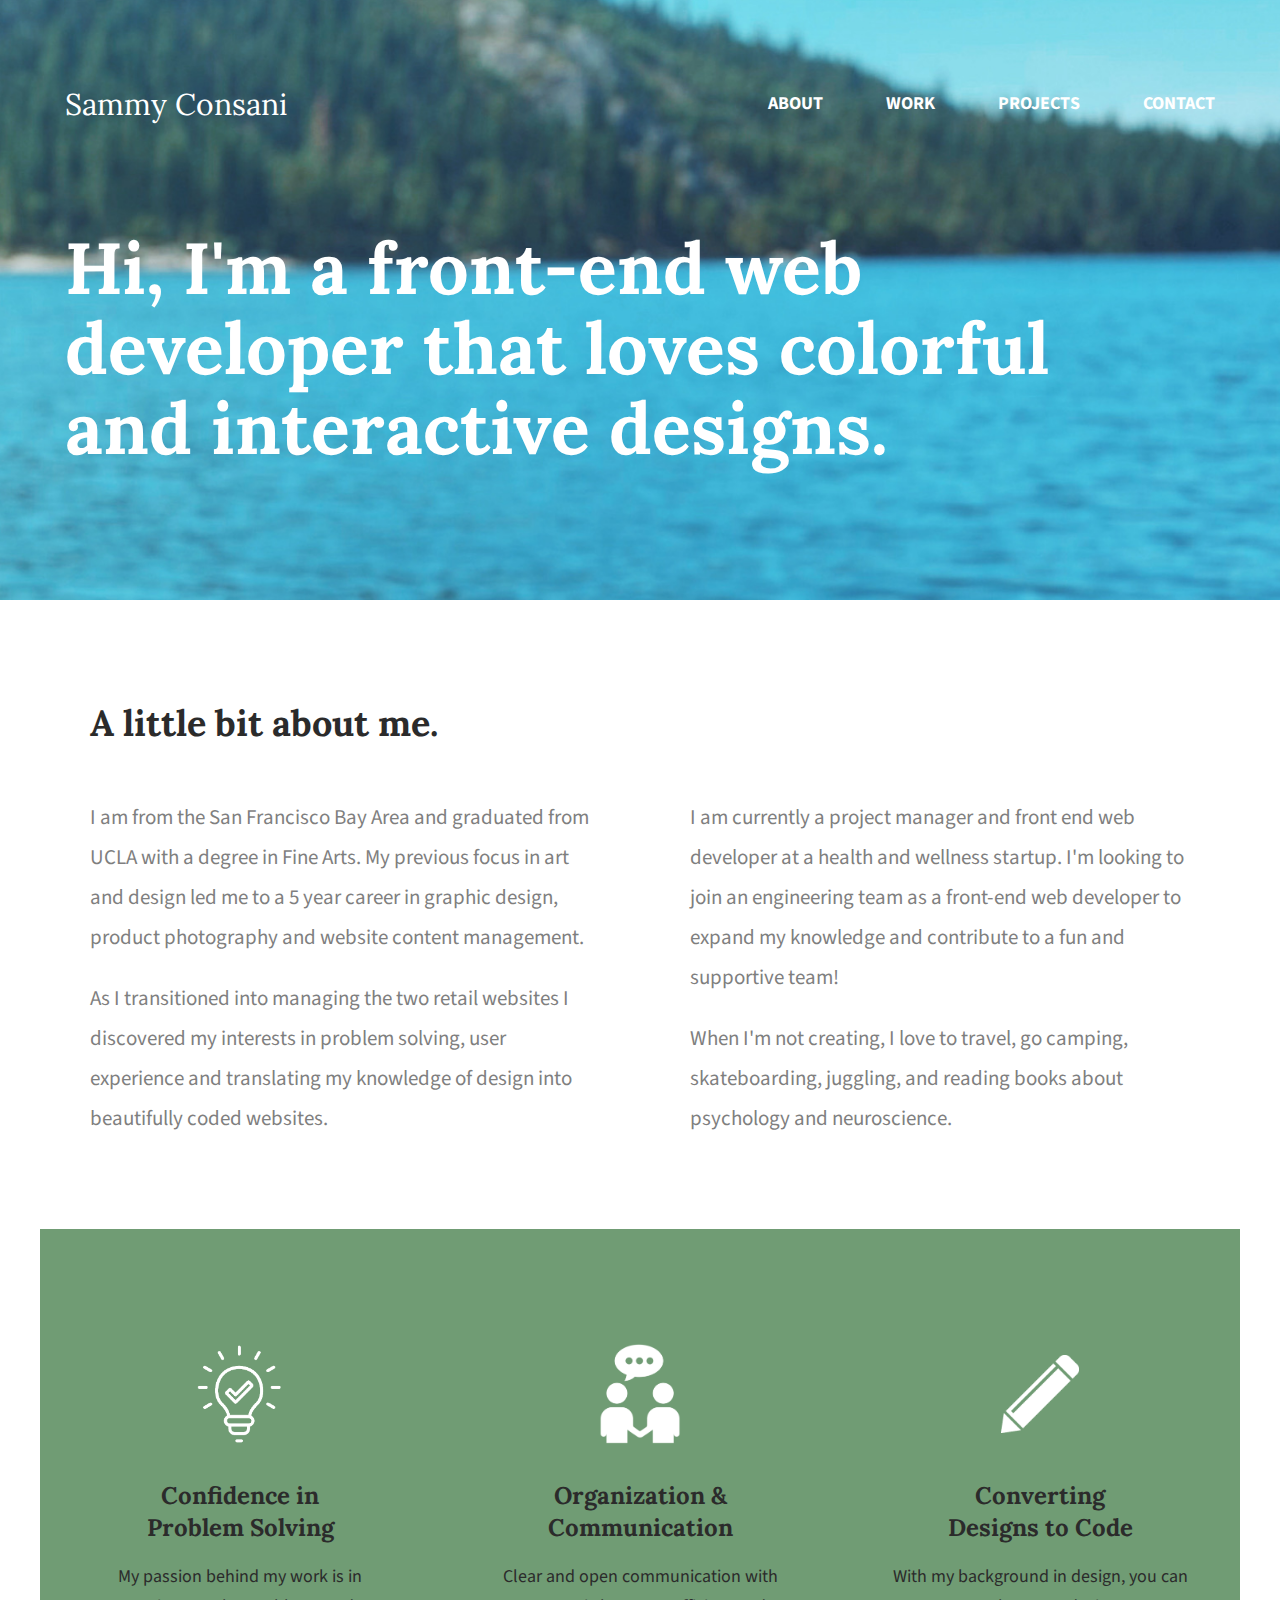
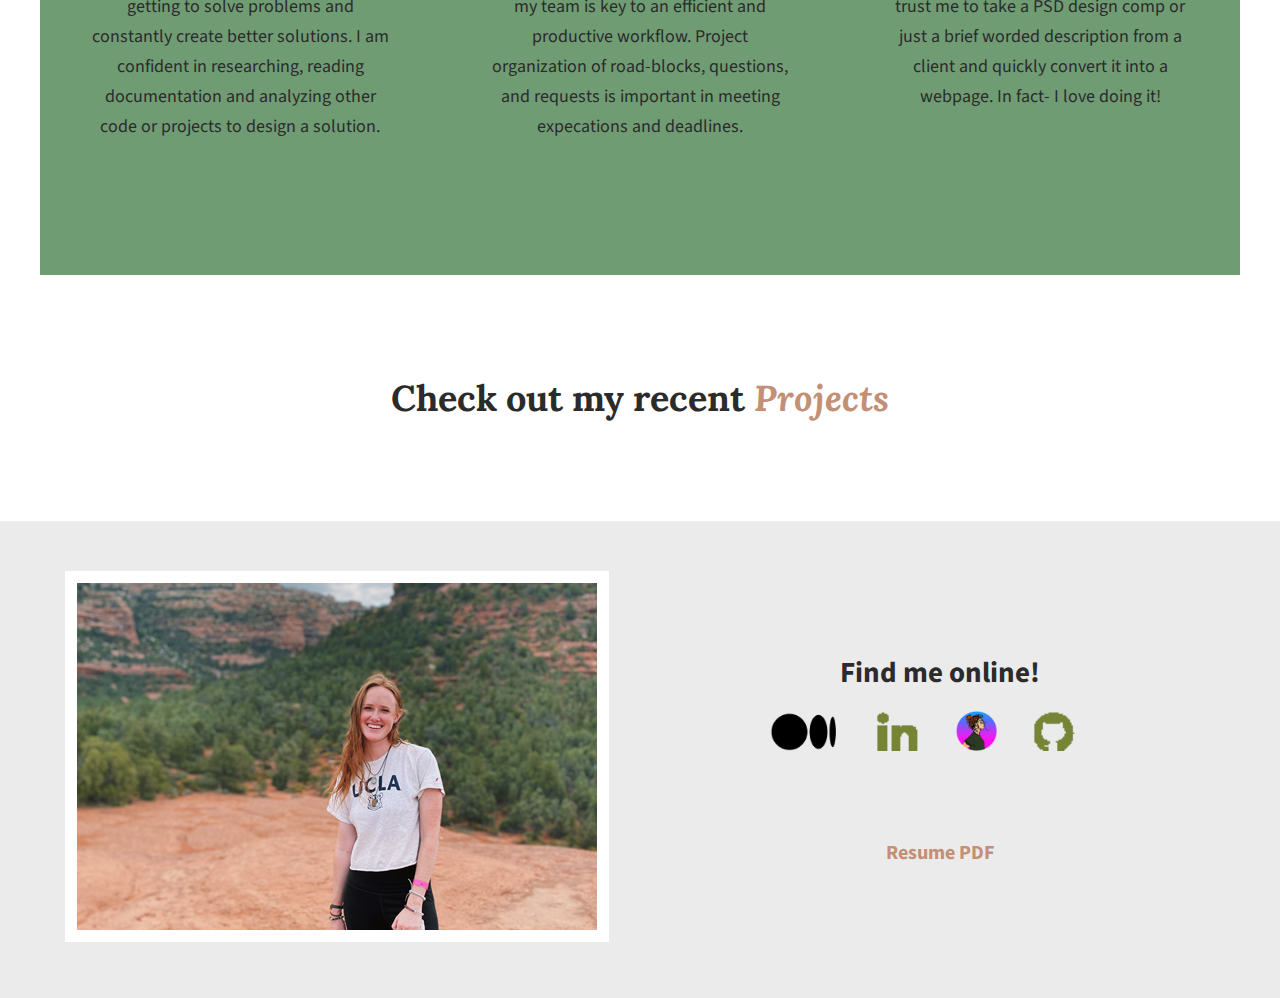
<file: index.html>
<!doctype html>
<html lang="en">

<head>
    <meta charset="utf-8">
    <title>Sammy Consani | Portfolio</title>
    <link rel = "stylesheet" href = "css/normalize.css">
    <link rel = "stylesheet" href = "css/main.css">

    <!-- google fonts -->
    <link href='https://fonts.googleapis.com/css?family=Source+Sans+Pro:400,700' rel='stylesheet' type='text/css'>
    <link rel="preconnect" href="https://fonts.gstatic.com"> 
    <link href="https://fonts.googleapis.com/css2?family=Lora:wght@400;700&display=swap" rel="stylesheet">

    <link href="https://fonts.googleapis.com/css?family=Lora:400,700" rel="stylesheet" type="text/css">
    <!--  -->
</head>

<body>
    <header>
        <div class="full-width">
            <div class="half-width">
                <h1>Sammy Consani</h1>
            </div>
            <div class="half-width">
                <nav>
                    <ul>
                        <li><a href="#about">About</a></li>
                        <li><a href="#work">Work</a></li>
                        <li><a href="projects.html">Projects</a></li>
                        <li><a href="#contact">Contact</a></li>
                    </ul>
                </nav>
            </div>
            <h2><span class = "hi">Hi,</span> I'm a front-end web developer that loves <span class = "colorful"><span class = "c">c</span><span class = "o">o</span><span class = "l">l</span><span class = "oo">o</span><span class = "r">r</span><span class = "f">f</span><span class = "u">u</span><span class = "l">l</span></span> and interactive designs.</h2>
        </div>
    </header>

    <main>
        <section id="about">
            <div class="full-width">
                <h2>A little bit about me.</h2>
                <div class="half-width">
                    <p>I am from the San Francisco Bay Area and graduated from UCLA with a degree in Fine Arts. My previous focus in art and design led me to a 5 year career in graphic design, product photography and website content management.</p> <p>As I transitioned into managing the two retail websites I discovered my interests in problem solving, user experience and translating my knowledge of design into beautifully coded websites.</p>
                </div>
                <div class="half-width">
                    <p>I am currently a project manager and front end web developer at a health and wellness startup. I'm looking to join an engineering team as a front-end web developer to expand my knowledge and contribute to a fun and supportive team!</p>
                    <p>When I'm not creating, I love to travel, go camping, skateboarding, juggling, and reading books about psychology and neuroscience.</p>
                </div>
            </div>
        </section>

        <section id="work">
            <div class="full-width">
                <div class="third-width">
                    <img src="img/problem-icon.png" alt="HTML icon" />
                    <h3>Confidence in Problem Solving</h3>
                    <p>My passion behind my work is in getting to solve problems and constantly create better solutions. I am confident in researching, reading documentation and analyzing other code or projects to design a solution.</p>
                </div>
                <div class="third-width">
                    <img src="img/communication-icon.png" alt="CSS icon" />
                    <h3>Organization &amp; Communication</h3>
                    <p>Clear and open communication with my team is key to an efficient and productive workflow. Project organization of road-blocks, questions, and requests is important in meeting expecations and deadlines. </p>
                </div>
                <div class="third-width">
                    <img src="img/pencil-icon.png" alt="Pencil icon" />
                    <h3>Converting Designs to Code</h3>
                    <p>With my background in design, you can trust me to take a PSD design comp or just a brief worded description from a client and quickly convert it into a webpage. In fact- I love doing it!</p>
                </div>
            </div>
        </section>

        <section id = "projects">
            <div class = "full-width">
                <h2>Check out my recent <a href = "projects.html"><span><em>Projects</em></span></a></h2>
                <!-- <p class ="projects-about">A collection of recent coding projects and challenges from General Assembly and Front End Mentor</p> -->


            </div>
        </section>

        <footer id="contact">
            <div class="full-width">
                <div class="half-width">
                    <img src="img/contact-image.png" id="contact-img" alt="my contact image" />
                </div>
                <div class="half-width" id = "socials">
                    <!-- <h2>Like what you see?</h2> -->
                    <!-- <h3 id="email-header">Let's meet for a "digital" cup of coffee!</h3>
                    <a href="mailto:hi@jubileeausten.com"><img src="img/envelope.png" id="envelope"
                            alt="envelope icon" />hi [@] sammyconsani@gmail.com</a> -->
                    <h3 id="socialmedia-header">Find me online!</h3>
                    <ul>
                        
                        <li><a href="https://sammyconsani.medium.com" target = "_blank"><img  class = "social-icon" src="img/medium.png" alt="Medium Blog"  /></a>
                            <!-- <p class = "social-description">Medium</p> --></li>
                        <li><a href="https://www.linkedin.com/in/sammy-consani/" target = "_blank"><img class = "social-icon" src="img/linkedin.png" alt="LinkedIn"  /></a>
                        <!-- <p class = "social-description">LinkedIn</p> --></li>
                        <li><a href="https://www.sammyconsani.com" target = "_blank" ><img  class = "social-icon" src = "img/sc-com-icon.png" alt = "Art Portfolio" /></a>
                        <!-- <p class = "social-description">Art Portfolio</p> --></li>
                        <li><a href="https://github.com/sconsani" target = "_blank"><img class = "social-icon" src="img/github.png" alt="Github"   /></a>
                            <!-- <p class = "social-description">Github</p> --></li>
                    </ul>

                    <a href = "img/resume.pdf" download target = "_blank"><p>Resume PDF</p></a>
                </div>
            </div>
        </footer>
    </main>
</body>

</html>
</file>
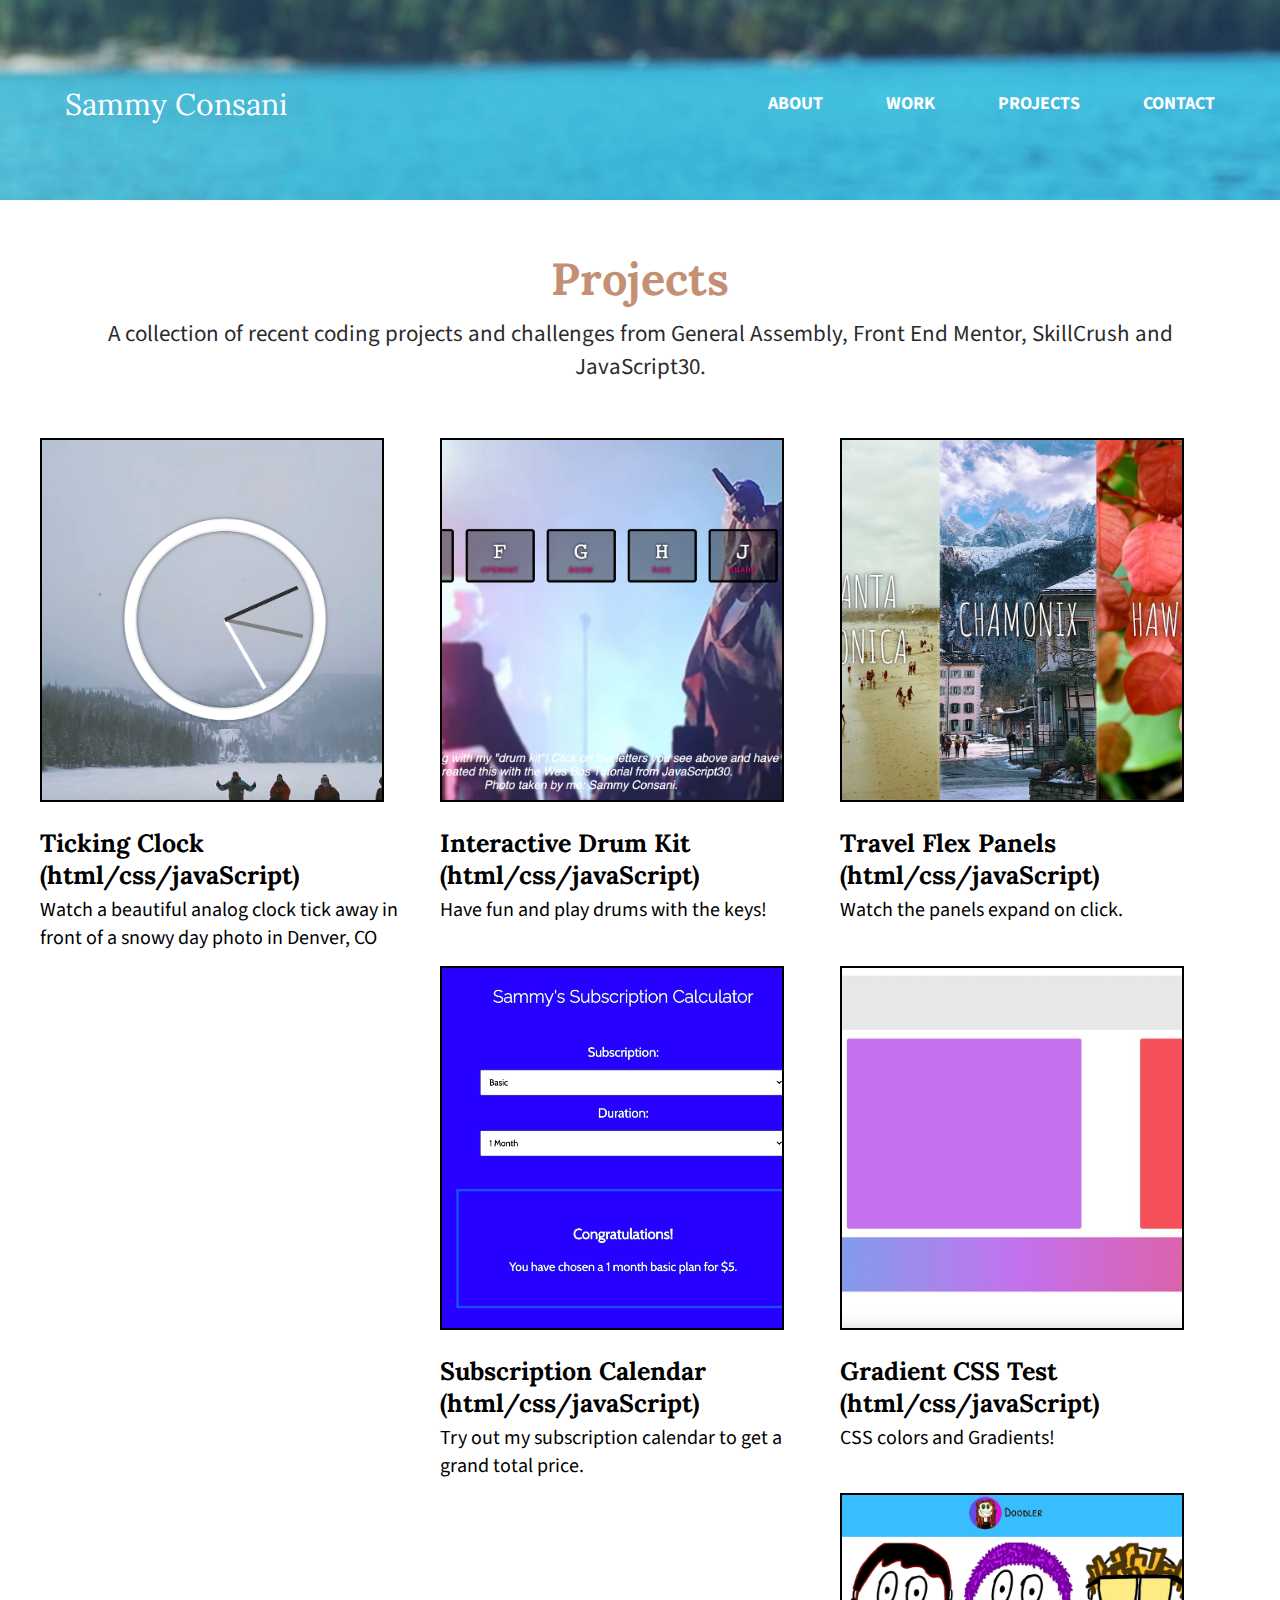
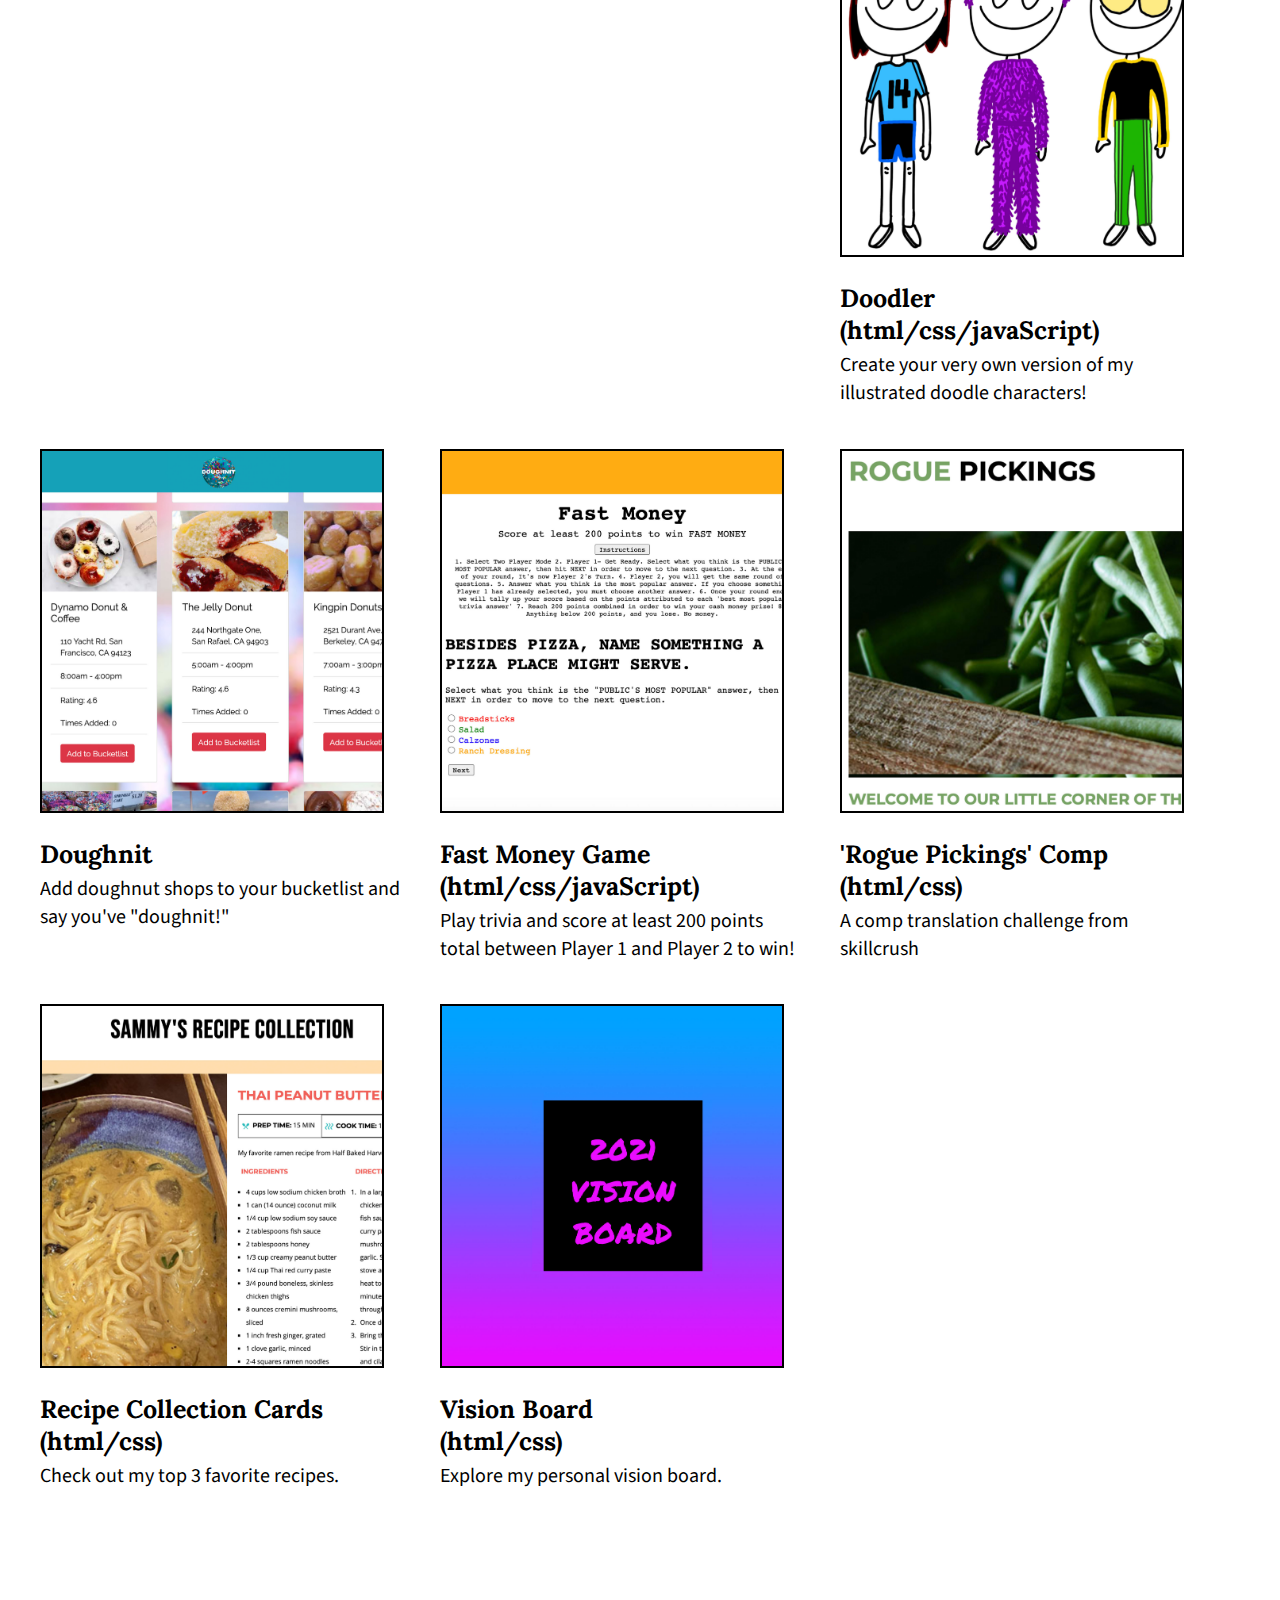
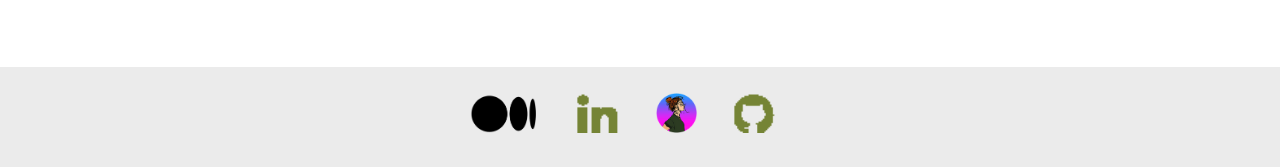
<file: projects.html>
<!doctype html>
<html lang="en">

<head>
    <meta charset="utf-8">
    <title>Sammy Consani | Portfolio</title>
    <link rel = "stylesheet" href = "css/normalize.css">
    <link rel = "stylesheet" href = "css/projects.css">


    <!-- google fonts -->
    <link href='https://fonts.googleapis.com/css?family=Source+Sans+Pro:400,700' rel='stylesheet' type='text/css'>
    <link rel="preconnect" href="https://fonts.gstatic.com"> 
    <link href="https://fonts.googleapis.com/css2?family=Lora:wght@400;700&display=swap" rel="stylesheet">

    <link href="https://fonts.googleapis.com/css?family=Lora:400,700" rel="stylesheet" type="text/css">
    <!--  -->
</head>

<body>
    <header>
        <div class="full-width">
            <div class="half-width">
                <a href = "index.html"><h1>Sammy Consani</h1></a>
            </div>
            <div class="half-width">
                <nav>
                    <ul>
                        <li><a href="index.html#about">About</a></li>
                        <li><a href="index.html#work">Work</a></li>
                        <li><a href="#projects.html">Projects</a></li>
                        <li><a href="index.html#contact">Contact</a></li>
                    </ul>
                </nav>
            </div>
        </div>
    </header>

<section id = "projects">
            <div class = "full-width">
                <h2>Projects</h2>
                <p class ="projects-about">A collection of recent coding projects and challenges from General Assembly, Front End Mentor, SkillCrush and JavaScript30.</p>

                <div class = "third-width">
                    <a class = "project-item" href = "https://sconsani.github.io/css-js-clock/" target = "_blank">
                        <div class = "project" style = "background-image:url(img/clock-graphic.jpg)">
                    
                        </div> 
                        <h3 class = "project-title">Ticking Clock<br>(html/css/javaScript)</h3>
                        <h4>Watch a beautiful analog clock tick away in front of a snowy day photo in Denver, CO</h4>
                    </a>
                </div>


                 <div class = "third-width">
                    <a class = "project-item" href = "https://sconsani.github.io/Javascript-Drum-Kit-1-30/" target = "_blank">
                        <div class = "project" style = "background-image:url(img/drum-graphic.jpg)">
                    
                        </div> 
                        <h3 class = "project-title">Interactive Drum Kit <br>(html/css/javaScript)</h3>
                        <h4>Have fun and play drums with the keys!</h4>
                    </a>
                </div>

                <div class = "third-width">
                    <a class = "project-item" href = "https://sconsani.github.io/Flex-Panel-Gallery/" target = "_blank">
                        <div class = "project" style = "background-image:url(img/travel-panel-graphic.jpg)">
                    
                        </div> 
                        <h3 class = "project-title">Travel Flex Panels<br>(html/css/javaScript)</h3>
                        <h4>Watch the panels expand on click.</h4>
                    </a>
                </div>

                 <div class = "third-width">
                    <a class = "project-item" href = "https://sconsani.github.io/Subscription-Calendar/" target = "_blank">
                        <div class = "project" style = "background-image:url(img/subscription-graphic.jpg)">
                    
                        </div> 
                        <h3 class = "project-title">Subscription Calendar<br>(html/css/javaScript)</h3>
                        <h4>Try out my subscription calendar to get a grand total price.</h4>
                    </a>
                </div>


                <div class = "third-width">
                    <a class = "project-item" href = "https://sconsani.github.io/css-gradient-grid-test/" target = "_blank">
                        <div class = "project" style = "background-image:url(img/gradient-graphic.jpg)">
                    
                        </div> 
                        <h3 class = "project-title">Gradient CSS Test<br>(html/css/javaScript)</h3>
                        <h4>CSS colors and Gradients!</h4>
                    </a>
                </div>


                <div class = "third-width">
                     <a class = "project-item" href = "https://sammy-doodler.herokuapp.com" target = "_blank">
                        <div class = "project" style = "background-image:url(img/doodler-graphic.jpg)">
                    
                        </div> 
                        <h3 class = "project-title">Doodler <br>(html/css/javaScript)</h3>
                        <h4>Create your very own version of my illustrated doodle characters!</h4>
                    </a>
                </div>

                <div class = "third-width">
                    <a class = "project-item" href = "https://doughnit.herokuapp.com" target = "_blank">
                        <div class = "project" style = "background-image:url(img/doughnit-graphic.jpg)">
                    
                        </div> 
                        <h3 class = "project-title">Doughnit</h3>
                        <h4>Add doughnut shops to your bucketlist and say you've "doughnit!"</h4>
                    </a>
                </div>

                <div class = "third-width">
                    <a class = "project-item" href = "https://sconsani.github.io/Project-0/" target = "_blank">
                        <div class = "project" style = "background-image:url(img/fast-money-graphic.jpg)">
                        </div> 
                        <h3 class = "project-title">Fast Money Game <br>(html/css/javaScript)</h3>
                        <h4>Play trivia and score at least 200 points total between Player 1 and Player 2 to win!</h4>
                    </a>
                </div>

                 <div class = "third-width">
                    <a class = "project-item" href = "https://sconsani.github.io/practice-comp/" target = "_blank">
                        <div class = "project" style = "background-image:url(img/comp-graphic.jpg)">
                    
                        </div> 
                        <h3 class = "project-title">'Rogue Pickings' Comp <br>(html/css)</h3>
                        <h4>A comp translation challenge from skillcrush</h4>
                    </a>
                </div>

                 <div class = "third-width">
                     <a class = "project-item" href = "https://sconsani.github.io/recipe-card/" target = "_blank">
                        <div class = "project" style = "background-image:url(img/recipe-graphic.jpg)">
                    
                        </div> 
                        <h3 class = "project-title">Recipe Collection Cards <br>(html/css)</h3>
                        <h4>Check out my top 3 favorite recipes.</h4>
                    </a>
                </div>

                <div class = "third-width">
                    <a class = "project-item" href = "https://sconsani.github.io/vision-board/" target = "_blank">
                        <div class = "project" style = "background-image:url(img/vision-board-graphic.jpg)">
                    
                        </div> 
                        <h3 class = "project-title">Vision Board <br>(html/css)</h3>
                        <h4>Explore my personal vision board.</h4>
                    </a>
                </div>

            </div>
        </section>

        <footer id="contact">
                <ul>
                    
                    <li><a href="https://sammyconsani.medium.com" target = "_blank"><img  class = "social-icon" src="img/medium.png" alt="Medium Blog"  /></a>
                        <!-- <p class = "social-description">Medium</p> --></li>
                    <li><a href="https://www.linkedin.com/in/sammy-consani/" target = "_blank"><img class = "social-icon" src="img/linkedin.png" alt="LinkedIn"  /></a>
                    <!-- <p class = "social-description">LinkedIn</p> --></li>
                    <li><a href="https://www.sammyconsani.com" target = "_blank" ><img  class = "social-icon" src = "img/sc-com-icon.png" alt = "Art Portfolio" /></a>
                    <!-- <p class = "social-description">Art Portfolio</p> --></li>
                    <li><a href="https://github.com/sconsani" target = "_blank"><img class = "social-icon" src="img/github.png" alt="Github"   /></a>
                        <!-- <p class = "social-description">Github</p> --></li>
                </ul>
         
        </footer>

         </main>
</body>

</html>
</file>
<file: css/main.css>
/*BASE STYLES*/

body {
	font-family: 'Source Sans Pro', sans-serif;
	color: #2b2b2b;
}

							/*GRIDS*/

.full-width{
width: 1200px;
margin: 0 auto;
overflow: auto;

}

.half-width {
	width: 600px;
	float: left;


}

.third-width {
	width: 400px;
	float: left;


}


						/*HEADER*/

header {
	height: 600px;
	background: url('../img/full-background-2.png') ;
	background-color: blue;
	background-size: cover;
	background-position: center ;
}

header h1 {
	font-family: Lora;
	font-size: 30px ;
	font-weight: normal;
	color: white;
	padding: 65px 0 65px 25px;
}


nav {
	float: right;
	padding: 75px 25px;
}

nav ul li {
	display: inline-block;
}

nav ul li a {
	text-transform: uppercase;
	text-decoration: none;
	font-size: 18px ;
	color: white;
	padding-left: 60px;
	font-weight: bold;
}

nav ul li a:hover {
	color: #2b2b2b;

}

header h2 {
	width: 1000px ;
	clear: both;
	font-family: Lora, serif;
	font-size:72px ;
	line-height: 80px;
	/*color: #9b9b9b;*/
	color: white;

	padding: 20px 0 20px 25px;
}

header h2 span .hi{
	color: #2b2b2b;

}



.c:hover{
	color: red;
}

.c:active{
	color: red;
}



.o:hover{
	color: orange;

}

.l:hover{
	color: yellow;

}

.oo:hover{
	color: green;

}

.r:hover{
	color: blue;

}

.f:hover{
	color: purple;

}

.u:hover{
	color: pink;

}


						/*ABOUT*/

#about .full-width{
	padding: 70px 0;
}

#about h2 {
	font-family: Lora ;
	font-size: 36px;
	padding-left: 50px;

}

#about p {
	font-family: Source Sans Pro;
	font-size: 21px ;
	color: #7F7F7F;
	line-height: 40px ;
	padding-left: 50px ;
	padding-right: 50px;
}

							/*WORK

*/

#work .full-width{
	background-color: #709c74;
	text-align: center;
	padding: 115px 0;
}

#work img {
	padding-bottom: 30px;
	height: 100px;
}

#work h3 {
	font-family: Lora;
	font-size: 24px;
	line-height: 32px ;
	width: 190px;
	margin: 0 auto;
}

#work p {
	font-family: Source Sans Pro;
	font-size:18px;
	line-height: 30px;
	padding: 0 50px;
	

}

						/*PROJECTS*/
#projects .full-width .third-width{
	background-color: white;
	padding-top: 15px;
}

#projects .full-width {
	padding: 50px 0;

	/*text-align: center;*/

}


#projects .full-width h2{
	font-family: Lora;
    font-size: 36px;
	padding: 0;
	margin: 0;
}



 .projects-about {
  	font-size: 25px;
  	font-family: Source Sans Pro;
  }

  #projects .full-width {
  	padding-top: 100px;
  	padding-bottom: 100px;
  	text-align: center;
  }

  #projects .full-width h2 a {
  	text-decoration: none;
  	color:#c49075 ;
  }

h4{
 	font-size: 20px;
 	font-family: Source Sans Pro;
 	font-weight: normal;
 	width: 364px;
 	margin-top: 5px;

 }

 
						/*CONTACT*/

#contact {
	background-color: #EBEBEB;

}

#contact .full-width {
	
	padding: 50px 0;
}



#contact .half-width p{
	text-align: center;
	margin-top: 80px;
	
}

#contact .half-width p:hover{
	color: #5fc3e4;
	text-align: center;

}


#contact-img {
	margin-left: 25px;
	border: 12px solid #ffffff;
}

#contact h2, #contact #email-header, #contact #socialmedia-header, #contact ul {
	padding-left: 115px;
}

#contact #envelope {
	padding: 0 10px 0 115px;
}

#contact h2 {
	font-family: Lora ;
	font-size: 36px;
	line-height: 44px;

}

#contact #email-header {
	font-size: 25px ;
	font-weight: 400 ;
	line-height: 44px;
	margin: -30px 0 5px 0;

}

#contact #socialmedia-header {
	font-weight: bold;
	font-size: 29px;
	line-height: 44px ;
	margin: 0px;
	padding: 80px 0 0 0;
	text-align: center;

}

#contact a {
	text-decoration: none;
	color: #c49075;
	font-weight: bold;
	font-size: 20px ;
}


#contact ul {
	list-style: none;
	text-align: center;
	padding: 0px;
}

#contact ul li {
	display: inline-block;
}

#contact ul img {
	padding-right: 20px;
}


#contact .social-icon {
	padding-right: 30px;
	transition: transform .2s;
	height: 40px;
	width: auto;
	margin: 0 auto;
}

#contact .social-icon:hover {
	transform: scale(1.5);
}
</file>
<file: css/projects.css>
/*BASE STYLES*/

body {
	font-family: 'Source Sans Pro', sans-serif;
	color: #2b2b2b;
}

							/*GRIDS*/

.full-width{
width: 1200px;
width:  100v;
margin: 0 auto;
overflow: auto;

}

.half-width {
	width: 600px;
	float: left;


}

.third-width {
	width: 400px;
	float: left;


}

header {
	height: 200px;
	background: url('../img/full-background-2.png') ;
	background-color: blue;
	background-size: cover;
	background-position: center ;
}

header h1 {
	font-family: Lora;
	font-size: 30px ;
	font-weight: normal;
	color: white;
	padding: 65px 0 65px 25px;
}


header a {
	text-decoration: none;
}

nav {
	float: right;
	padding: 75px 25px;
}

nav ul li {
	display: inline-block;
}

nav ul li a {
	text-transform: uppercase;
	text-decoration: none;
	font-size: 18px ;
	color: white;
	padding-left: 60px;
	font-weight: bold;
}

nav ul li a:hover {
	color: #2b2b2b;

}

						/*PROJECTS*/

#projects {
	margin-bottom: 100px;
}


#projects .full-width .third-width{
	background-color: white;
	padding-top: 15px;
}

#projects .full-width {
	padding: 50px 0;

	/*text-align: center;*/

}


#projects .full-width h2{
	font-family: Lora;
    font-size: 45px;
	padding: 0;
	margin: 0;
	text-align: center;
	color: #c49075 ;

}

 .projects-about {
  	font-size: 23px;
  	font-family: Source Sans Pro;
  	text-align: center;
  	margin-top: 10px;
  	margin-bottom: 40px;
  }

h4{
 	font-size: 20px;
 	font-family: Source Sans Pro;
 	font-weight: normal;
 	width: 364px;
 	margin-top: 5px;

 }

 .project-item {
 	color: black !important;
	text-decoration: none;
	width: 328px;

 }

.project-item:link{
	color: black !important;
	text-decoration: none;
	width: 328px;
}

.project-item :visited{
	color: black !important;
	text-decoration: none;
}

.project-item :hover{
	color: black !important;
	text-decoration: none;
}

.project-item :active{
	color: black !important;
	text-decoration: none;
}

.project-title {
	font-size: 25px;
	font-family: Lora;
	/*font-weight: bold;*/
	margin-bottom: 5px;
}

a .project-item {
	border: 1px solid black;
	padding: 20px;
	font-size: 30px;
	text-align: justify;
}

.project{
	position: relative;
	border: 2px solid black;
	padding: 20px;
	padding-top: 40px;
	background-size: cover;
	background-repeat: no-repeat;
	background position: center;
	height: 300px;
	width: 300px;
}


#contact {
	background-color: #EBEBEB;
	padding-top: 10px;
	padding-bottom: 10px;

}


#contact h2, #contact #email-header, #contact #socialmedia-header, #contact ul {
	padding-left: 115px;
}

#contact #envelope {
	padding: 0 10px 0 115px;
}

#contact h2 {
	font-family: Lora ;
	font-size: 36px;
	line-height: 44px;

}


#contact a {
	text-decoration: none;
	color: #c49075;
	font-weight: bold;
	font-size: 20px ;
}


#contact ul {
	list-style: none;
	text-align: center;
	padding: 0px;
}

#contact ul li {
	display: inline-block;
}

#contact ul img {
	padding-right: 20px;
}


#contact .social-icon {
	padding-right: 30px;
	transition: transform .2s;
	height: 40px;
	width: auto;
	margin: 0 auto;
}

#contact .social-icon:hover {
	transform: scale(1.5);
}
</file>
